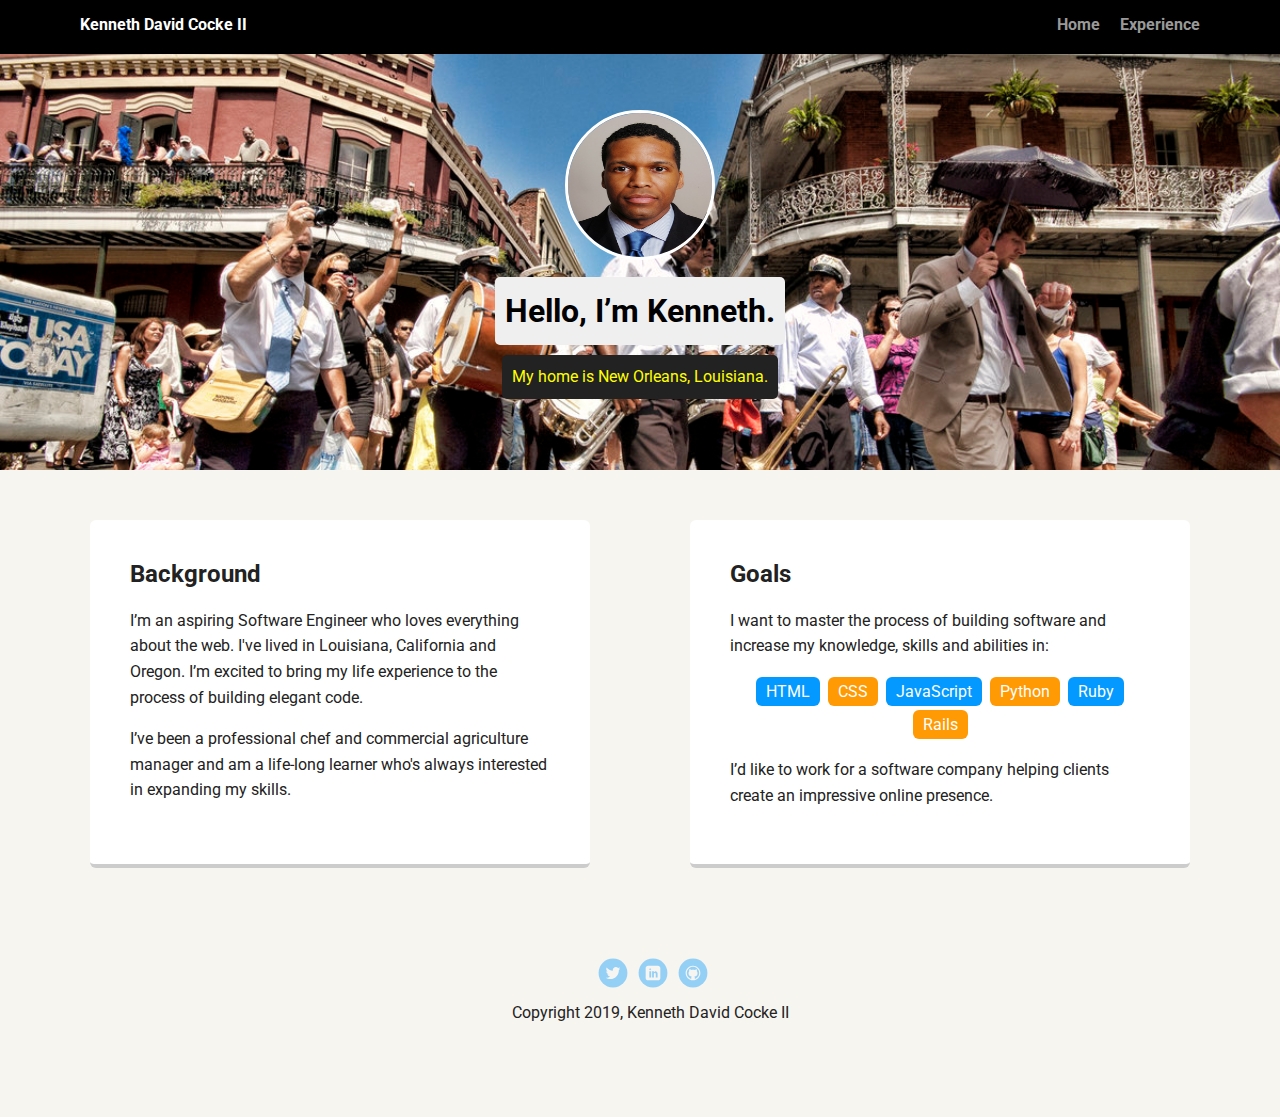
<file: index.html>
<!doctype html>
<html lang="en">
<head>
  <meta charset="utf-8">
  <title>Kenneth David Cocke II's Profile</title>
  <meta name="viewport" content="width=device-width, initial-scale=1.0">
  <link rel="stylesheet" href="styles.css">
  <link href="https://fonts.googleapis.com/css?family=Muli%7CRoboto:400,300,500,700,900" rel="stylesheet"></head>
  <body>

    <div class="main-nav">
        <ul class="nav">
          <li class="name">Kenneth David Cocke II</li>
          <li><a href="index.html">Home</a></li>
          <li><a href="experience.html">Experience</a></li>
        </ul>
    </div>

    <header>
      <img src="me.jpg" alt="Kenneth David Cocke II" class="profile-image">
      <h1 class="tag name">Hello, I’m Kenneth.</h1>
      <p class="tag location">My home is New Orleans, Louisiana.</p>
    </header>

    <main class="flex">
      <div class="card">
        <h2>Background</h2>
        <p>I’m an aspiring Software Engineer who loves everything about the web. I've lived in Louisiana, California and Oregon. I’m excited to bring my life experience to the process of building elegant code.</p>
        <p>I’ve been a professional chef and commercial agriculture manager and am a life-long learner who's always interested in expanding my skills.</p>
      </div> 

      <div class="card">
        <h2>Goals</h2>
        <p>I want to master the process of building software and increase my knowledge, skills and abilities in:</p>
        <ul class="skills">
          <li>HTML</li>
          <li>CSS</li>
          <li>JavaScript</li>
          <li>Python</li>
          <li>Ruby</li>
          <li>Rails</li>
        </ul>
        <p>I’d like to work for a software company helping clients create an impressive online presence.</p>
      </div> 

    </main>
    <footer>
      <ul>
        <li><a href="https://twitter.com/KennethCocke2" class="social twitter">Twitter</a></li>
        <li><a href="https://www.linkedin.com/in/kenneth-cocke-662759b3/" class="social linkedin">LinkedIn</a></li>
        <li><a href="https://github.com/kennethcocke2" class="social github">Github</a></li>
      </ul>
      <p class="copyright">Copyright 2019, Kenneth David Cocke II</p>
    </footer>
  </body>
  </html>
</file>
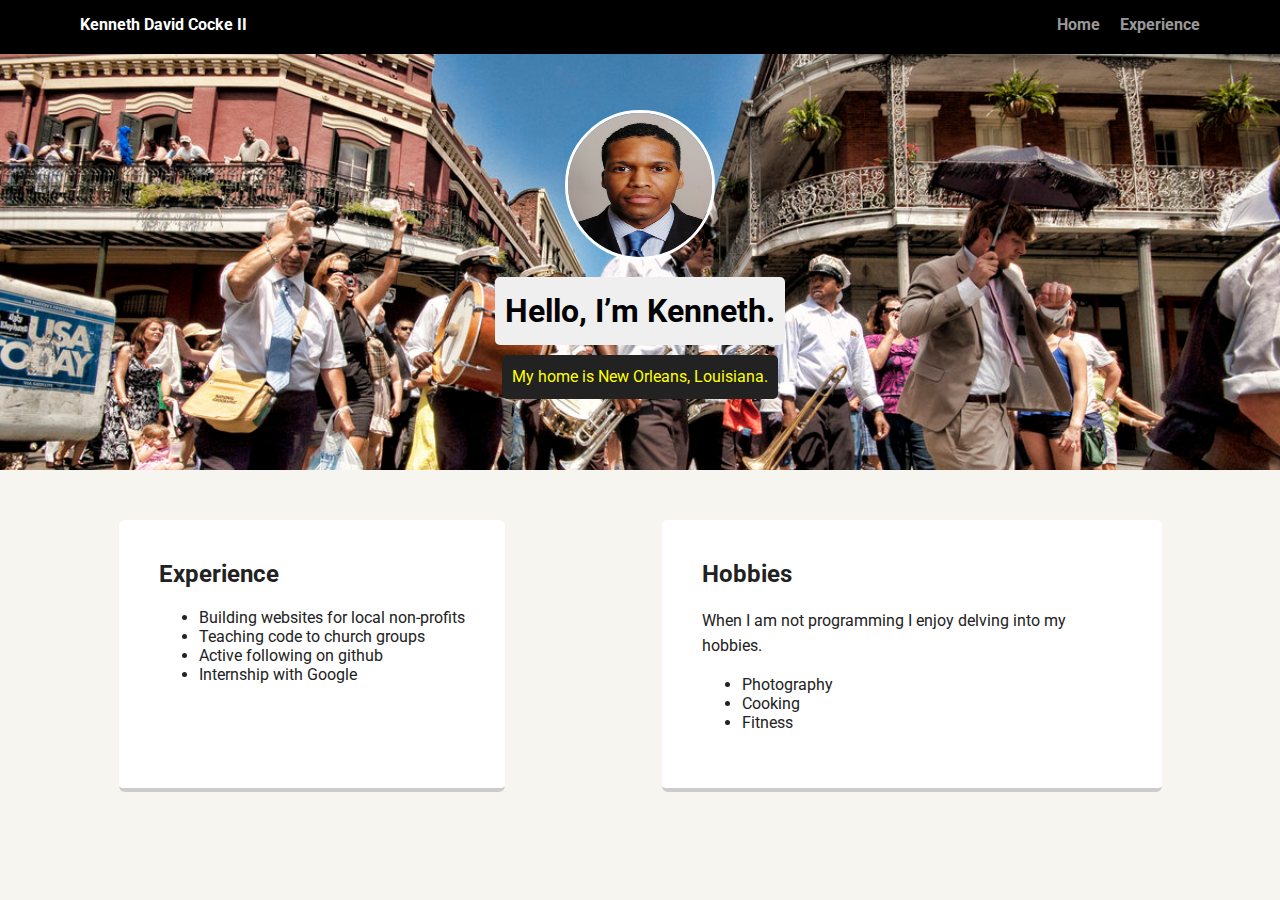
<file: experience.html>
<!doctype html>
<html lang="en">
<head>
  <meta charset="utf-8">
  <title>Kenneth David Cocke II's Experience</title>
  <meta name="viewport" content="width=device-width, initial-scale=1.0">
  <link rel="stylesheet" href="styles.css">
  <link href="https://fonts.googleapis.com/css?family=Muli%7CRoboto:400,300,500,700,900" rel="stylesheet"></head>
  <body>

    <div class="main-nav">
        <ul class="nav">
          <li class="name">Kenneth David Cocke II</li>
          <li><a href="index.html">Home</a></li>
          <li><a href="experience.html">Experience</a></li>
        </ul>
    </div>

    <header>
      <img src="me.jpg" alt="Drawing of Kenneth David Cocke II" class="profile-image">
      <h1 class="tag name">Hello, I’m Kenneth.</h1>
      <p class="tag location">My home is New Orleans, Louisiana.</p>
    </header>

    <main class="flex">
      <div class="card">
        <h2>Experience</h2>
            <ul>
                <li>Building websites for local non-profits</li>
                <li>Teaching code to church groups</li>
                <li>Active following on github</li>
                <li>Internship with Google </li>
            </ul>
      </div> 

      <div class="card">
            <h2>Hobbies</h2>
            <p>When I am not programming I enjoy delving into my hobbies.</p>
            <ul>
              <li>Photography</li>
              <li>Cooking</li>
              <li>Fitness</li>
            </ul>
          </div>
</file>
<file: styles.css>
/* Global Layout Set-up */
* { 
  box-sizing: border-box;
}
  
body {
  margin: 0;
  padding: 0;
  text-align: center;
  font-family: 'Roboto', sans-serif;
  color: #222;
  background: #f7f5f0;
}
/* Link Styles */

a {
  text-decoration: none;
  color: #999;
}
a:hover {
  color: #6633ff;
}

/* Section Styles */

.main-nav {
  width: 100%;
  background: black;
  min-height: 30px;
  padding: 10px;
  position: fixed;
  text-align: center;
}
.nav {
  display: flex;
  justify-content: space-around;
  font-weight: 700;
  list-style-type: none;
  margin: 0 auto;
  padding: 0;
}

.nav .name {
    display: block;
    margin-right: auto;
    color: white;
}
.nav li {
  padding: 5px 10px 10px 10px;
}
.nav a {
  transition: all .5s;
}
.nav a:hover {
  color: white
}


header {
  text-align: center;
  background: url('neworleans.jpg') no-repeat top center ;
  background-size: cover;
  overflow: hidden;
  padding-top: 60px;
}
header {
  line-height: 1.5;
}
header .profile-image {
  margin-top: 50px;
  width: 150px;
  height: 150px;
  border-radius: 50%;
  border: 3px solid white;
  transition: all .5s;
}

.tag {
  background-color: #efefef;
  color: black;
  padding: 10px;
  border-radius: 5px;
  display: table;
  margin: 10px auto;
} 
.location {
  background-color: #222;
  color: yellow;
}
.card {
  margin: 30px;
  padding: 20px 40px 40px;
  max-width: 500px;
  text-align: left;
  background: #fff;
  border-bottom: 4px solid #ccc;
  border-radius: 6px;
  transition: all .5s;
}
.card:hover {
  border-color: #ff99ff;
}

ul.skills {
  padding: 0;
  text-align: center;
}

.skills li {
  border-radius: 6px;
  display: inline-block;
  background: #ff9904;
  color: white;
  padding: 5px 10px;
  margin: 2px;
}

.skills li:nth-child(odd) {
  background: #0399ff;
}

footer {
  width: 100%;
  min-height: 30px;
  padding: 20px 0 40px 20px;
}

footer .copyright {
  top: -8px;
  font-size: .75em;
}

footer ul {
  list-style-type: none;
  margin: 0;
  padding: 0;
}

footer ul li {
  display: inline-block;
}

a.social {
  display: inline-block;
  text-indent: -9999px;
  margin-left: 5px;
  width: 30px;
  height: 30px;
  background-size: 30px 30px;
  opacity: .4;
  transition: all .5s;
}
a.twitter {
  background-image: url(twitter.svg);
}
a.linkedin {
  background-image: url(linkedin.svg);
}
a.github {
  background-image: url(github.svg);
}
a.social:hover {
  opacity: 1;
}
.clearfix {
  clear: both;
}

/* Styles for larger screens */
@media screen and (min-width: 720px) {
  
  .flex {
      display: -ms-flexbox;      /* TWEENER - IE 10 */
      display: flex; 
      max-width: 1200px;
      -ms-flex-pack: distribute;
      justify-content: space-around;
      margin: 0 auto;
  }

  header {
    min-height: 470px;
  }

  .nav {
    max-width: 1200px;
    padding: 0 30px;
  }


  main {
    padding-top: 20px;
  }

  main p {
    line-height: 1.6em;
  }

  footer {
    font-size: 1.3em;
    max-width: 1200px;
    margin: 40px auto;
  }

}
</file>
